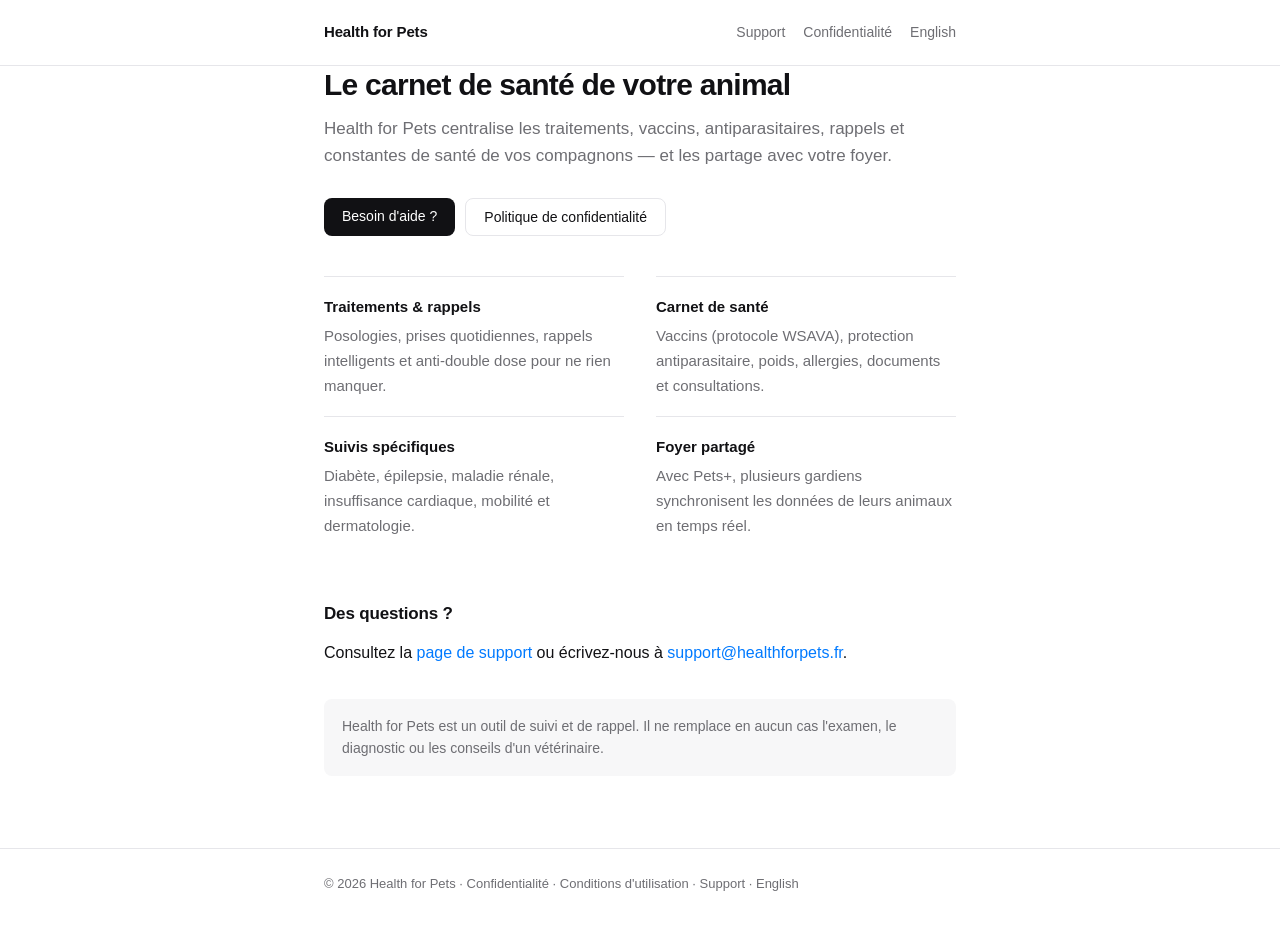
<file: index.html>
<!DOCTYPE html>
<html lang="fr">
<head>
  <meta charset="utf-8" />
  <meta name="viewport" content="width=device-width, initial-scale=1" />
  <meta name="theme-color" content="#ffffff" />
  <title>Health for Pets — Le carnet de santé de votre animal</title>
  <meta name="description" content="Health for Pets : suivez les traitements, vaccins, rappels et constantes de santé de vos animaux. Partage familial sécurisé avec Pets+." />
  <link rel="stylesheet" href="assets/style.css" />
</head>
<body>
  <header class="site">
    <div class="wrap">
      <span class="brand">Health for Pets</span>
      <nav>
        <a href="support.html">Support</a>
        <a href="confidentialite.html">Confidentialité</a>
        <a href="en/index.html">English</a>
      </nav>
    </div>
  </header>

  <main class="wrap">
    <h1>Le carnet de santé de votre animal</h1>
    <p class="lead">
      Health for Pets centralise les traitements, vaccins, antiparasitaires, rappels et constantes
      de santé de vos compagnons — et les partage avec votre foyer.
    </p>

    <p class="actions">
      <a class="button" href="support.html">Besoin d'aide ?</a>
      <a class="button secondary" href="confidentialite.html">Politique de confidentialité</a>
    </p>

    <ul class="features">
      <li>
        <h3>Traitements &amp; rappels</h3>
        <p>Posologies, prises quotidiennes, rappels intelligents et anti-double dose pour ne rien manquer.</p>
      </li>
      <li>
        <h3>Carnet de santé</h3>
        <p>Vaccins (protocole WSAVA), protection antiparasitaire, poids, allergies, documents et consultations.</p>
      </li>
      <li>
        <h3>Suivis spécifiques</h3>
        <p>Diabète, épilepsie, maladie rénale, insuffisance cardiaque, mobilité et dermatologie.</p>
      </li>
      <li>
        <h3>Foyer partagé</h3>
        <p>Avec Pets+, plusieurs gardiens synchronisent les données de leurs animaux en temps réel.</p>
      </li>
    </ul>

    <h2>Des questions ?</h2>
    <p>
      Consultez la <a href="support.html">page de support</a> ou écrivez-nous à
      <a href="mailto:support@healthforpets.fr">support@healthforpets.fr</a>.
    </p>

    <p class="note">
      Health for Pets est un outil de suivi et de rappel. Il ne remplace en aucun cas
      l'examen, le diagnostic ou les conseils d'un vétérinaire.
    </p>
  </main>

  <footer class="site">
    <div class="wrap">
      <p>
        © 2026 Health for Pets ·
        <a href="confidentialite.html">Confidentialité</a> ·
        <a href="conditions.html">Conditions d'utilisation</a> ·
        <a href="support.html">Support</a> ·
        <a href="en/index.html">English</a>
      </p>
    </div>
  </footer>
</body>
</html>
</file>
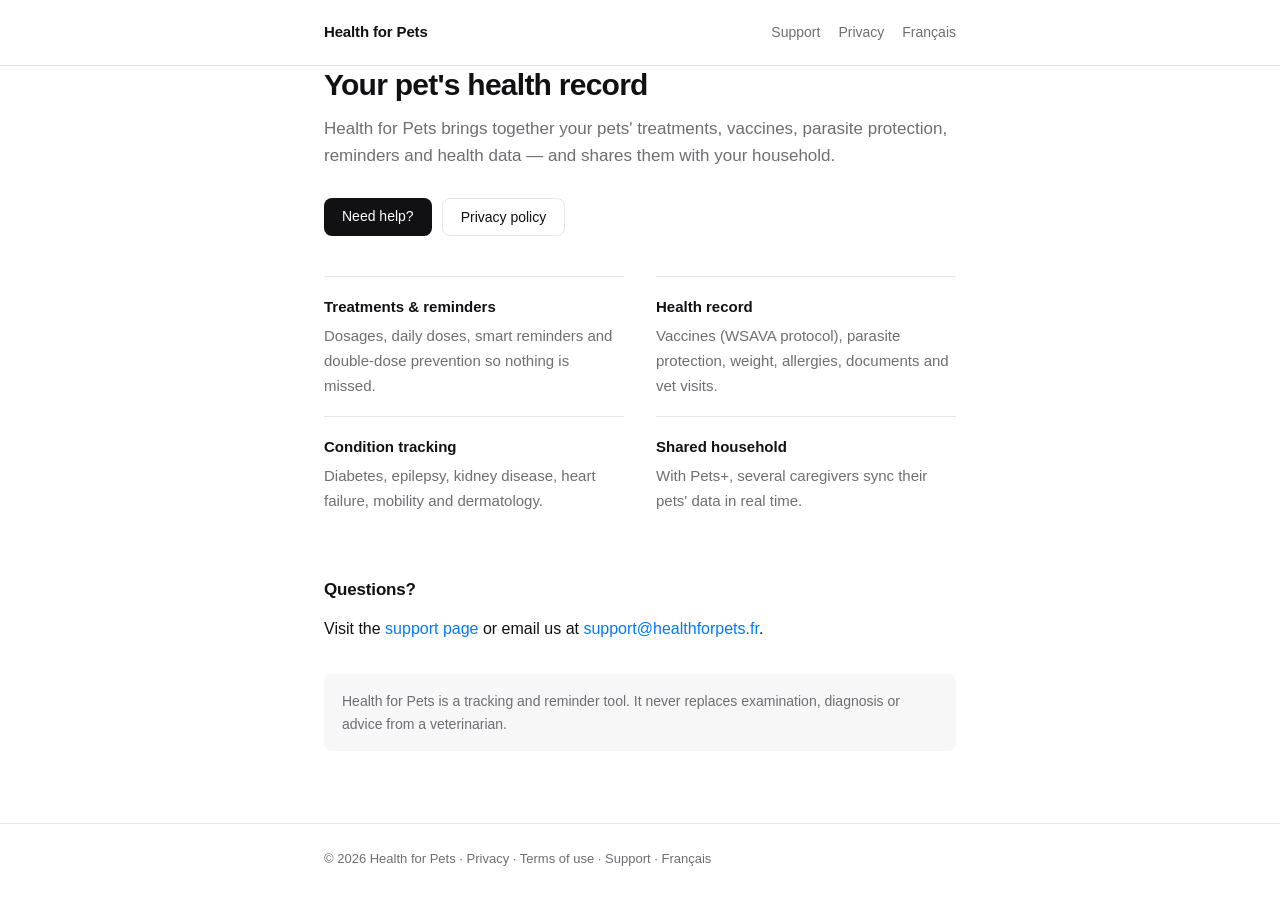
<file: en/index.html>
<!DOCTYPE html>
<html lang="en">
<head>
  <meta charset="utf-8" />
  <meta name="viewport" content="width=device-width, initial-scale=1" />
  <meta name="theme-color" content="#ffffff" />
  <title>Health for Pets — Your pet's health record</title>
  <meta name="description" content="Health for Pets: track your pets' treatments, vaccines, reminders and health data. Secure family sharing with Pets+." />
  <link rel="stylesheet" href="../assets/style.css" />
</head>
<body>
  <header class="site">
    <div class="wrap">
      <span class="brand">Health for Pets</span>
      <nav>
        <a href="support.html">Support</a>
        <a href="privacy.html">Privacy</a>
        <a href="../index.html">Français</a>
      </nav>
    </div>
  </header>

  <main class="wrap">
    <h1>Your pet's health record</h1>
    <p class="lead">
      Health for Pets brings together your pets' treatments, vaccines, parasite protection,
      reminders and health data — and shares them with your household.
    </p>

    <p class="actions">
      <a class="button" href="support.html">Need help?</a>
      <a class="button secondary" href="privacy.html">Privacy policy</a>
    </p>

    <ul class="features">
      <li>
        <h3>Treatments &amp; reminders</h3>
        <p>Dosages, daily doses, smart reminders and double-dose prevention so nothing is missed.</p>
      </li>
      <li>
        <h3>Health record</h3>
        <p>Vaccines (WSAVA protocol), parasite protection, weight, allergies, documents and vet visits.</p>
      </li>
      <li>
        <h3>Condition tracking</h3>
        <p>Diabetes, epilepsy, kidney disease, heart failure, mobility and dermatology.</p>
      </li>
      <li>
        <h3>Shared household</h3>
        <p>With Pets+, several caregivers sync their pets' data in real time.</p>
      </li>
    </ul>

    <h2>Questions?</h2>
    <p>
      Visit the <a href="support.html">support page</a> or email us at
      <a href="mailto:support@healthforpets.fr">support@healthforpets.fr</a>.
    </p>

    <p class="note">
      Health for Pets is a tracking and reminder tool. It never replaces examination,
      diagnosis or advice from a veterinarian.
    </p>
  </main>

  <footer class="site">
    <div class="wrap">
      <p>
        © 2026 Health for Pets ·
        <a href="privacy.html">Privacy</a> ·
        <a href="terms.html">Terms of use</a> ·
        <a href="support.html">Support</a> ·
        <a href="../index.html">Français</a>
      </p>
    </div>
  </footer>
</body>
</html>
</file>
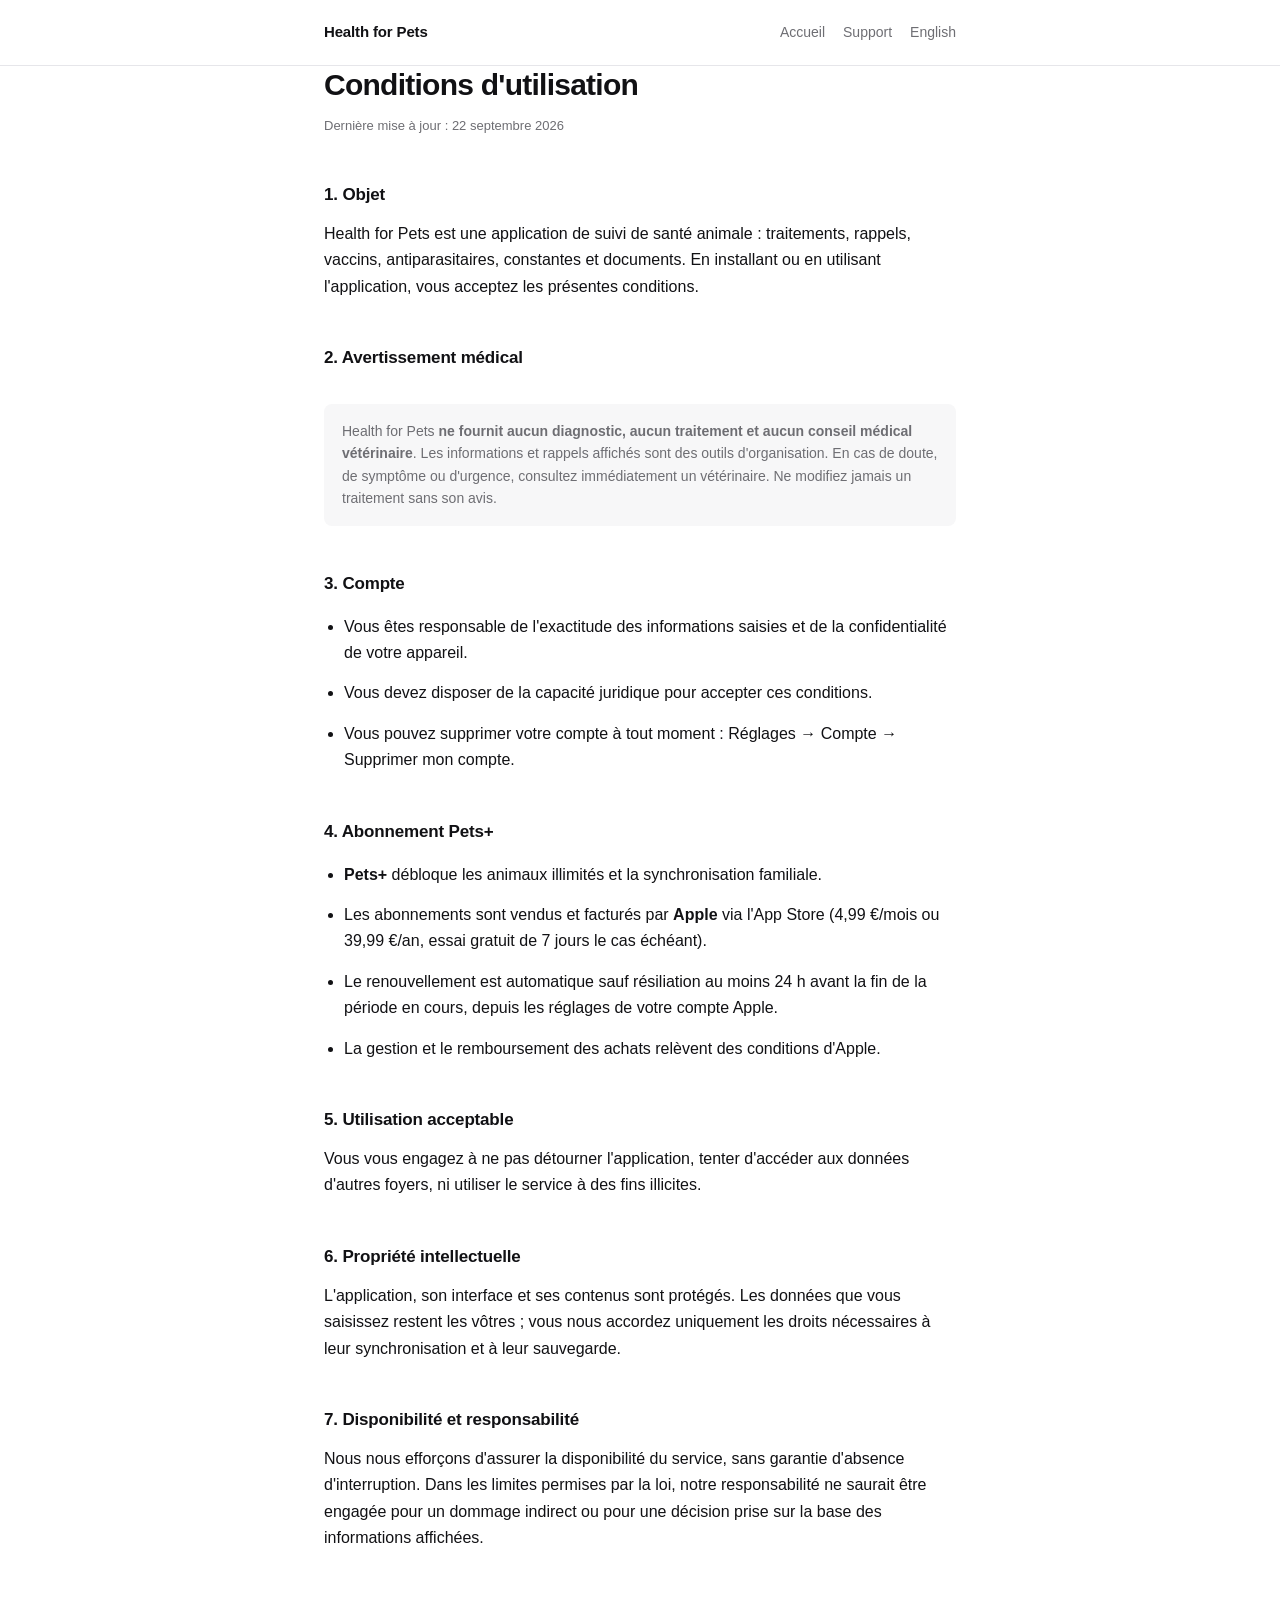
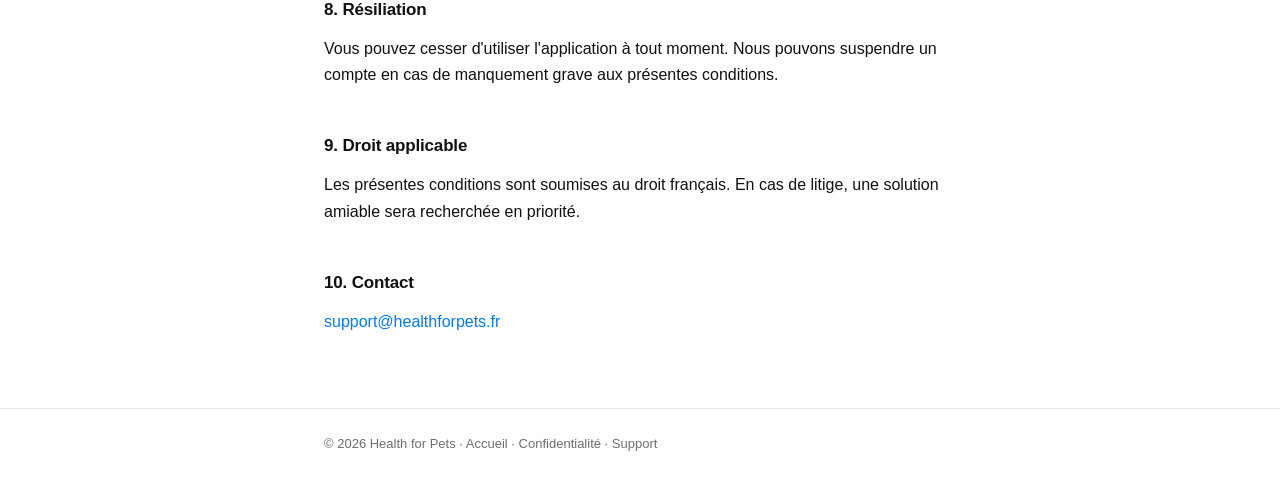
<file: conditions.html>
<!DOCTYPE html>
<html lang="fr">
<head>
  <meta charset="utf-8" />
  <meta name="viewport" content="width=device-width, initial-scale=1" />
  <meta name="theme-color" content="#ffffff" />
  <title>Conditions d'utilisation — Health for Pets</title>
  <link rel="stylesheet" href="assets/style.css" />
</head>
<body>
  <header class="site">
    <div class="wrap">
      <span class="brand">Health for Pets</span>
      <nav>
        <a href="index.html">Accueil</a>
        <a href="support.html">Support</a>
        <a href="en/terms.html">English</a>
      </nav>
    </div>
  </header>

  <main class="wrap">
    <h1>Conditions d'utilisation</h1>
    <p class="updated">Dernière mise à jour : 22 septembre 2026</p>

    <h2>1. Objet</h2>
    <p>
      Health for Pets est une application de suivi de santé animale : traitements, rappels,
      vaccins, antiparasitaires, constantes et documents. En installant ou en utilisant
      l'application, vous acceptez les présentes conditions.
    </p>

    <h2>2. Avertissement médical</h2>
    <p class="note">
      Health for Pets <strong>ne fournit aucun diagnostic, aucun traitement et aucun conseil
      médical vétérinaire</strong>. Les informations et rappels affichés sont des outils
      d'organisation. En cas de doute, de symptôme ou d'urgence, consultez immédiatement
      un vétérinaire. Ne modifiez jamais un traitement sans son avis.
    </p>

    <h2>3. Compte</h2>
    <ul>
      <li>Vous êtes responsable de l'exactitude des informations saisies et de la confidentialité de votre appareil.</li>
      <li>Vous devez disposer de la capacité juridique pour accepter ces conditions.</li>
      <li>Vous pouvez supprimer votre compte à tout moment : Réglages → Compte → Supprimer mon compte.</li>
    </ul>

    <h2>4. Abonnement Pets+</h2>
    <ul>
      <li><strong>Pets+</strong> débloque les animaux illimités et la synchronisation familiale.</li>
      <li>Les abonnements sont vendus et facturés par <strong>Apple</strong> via l'App Store (4,99 €/mois ou 39,99 €/an, essai gratuit de 7 jours le cas échéant).</li>
      <li>Le renouvellement est automatique sauf résiliation au moins 24 h avant la fin de la période en cours, depuis les réglages de votre compte Apple.</li>
      <li>La gestion et le remboursement des achats relèvent des conditions d'Apple.</li>
    </ul>

    <h2>5. Utilisation acceptable</h2>
    <p>
      Vous vous engagez à ne pas détourner l'application, tenter d'accéder aux données d'autres
      foyers, ni utiliser le service à des fins illicites.
    </p>

    <h2>6. Propriété intellectuelle</h2>
    <p>
      L'application, son interface et ses contenus sont protégés. Les données que vous saisissez
      restent les vôtres ; vous nous accordez uniquement les droits nécessaires à leur
      synchronisation et à leur sauvegarde.
    </p>

    <h2>7. Disponibilité et responsabilité</h2>
    <p>
      Nous nous efforçons d'assurer la disponibilité du service, sans garantie d'absence
      d'interruption. Dans les limites permises par la loi, notre responsabilité ne saurait
      être engagée pour un dommage indirect ou pour une décision prise sur la base des
      informations affichées.
    </p>

    <h2>8. Résiliation</h2>
    <p>
      Vous pouvez cesser d'utiliser l'application à tout moment. Nous pouvons suspendre un
      compte en cas de manquement grave aux présentes conditions.
    </p>

    <h2>9. Droit applicable</h2>
    <p>
      Les présentes conditions sont soumises au droit français. En cas de litige, une solution
      amiable sera recherchée en priorité.
    </p>

    <h2>10. Contact</h2>
    <p><a href="mailto:support@healthforpets.fr">support@healthforpets.fr</a></p>
  </main>

  <footer class="site">
    <div class="wrap">
      <p>
        © 2026 Health for Pets ·
        <a href="index.html">Accueil</a> ·
        <a href="confidentialite.html">Confidentialité</a> ·
        <a href="support.html">Support</a>
      </p>
    </div>
  </footer>
</body>
</html>
</file>
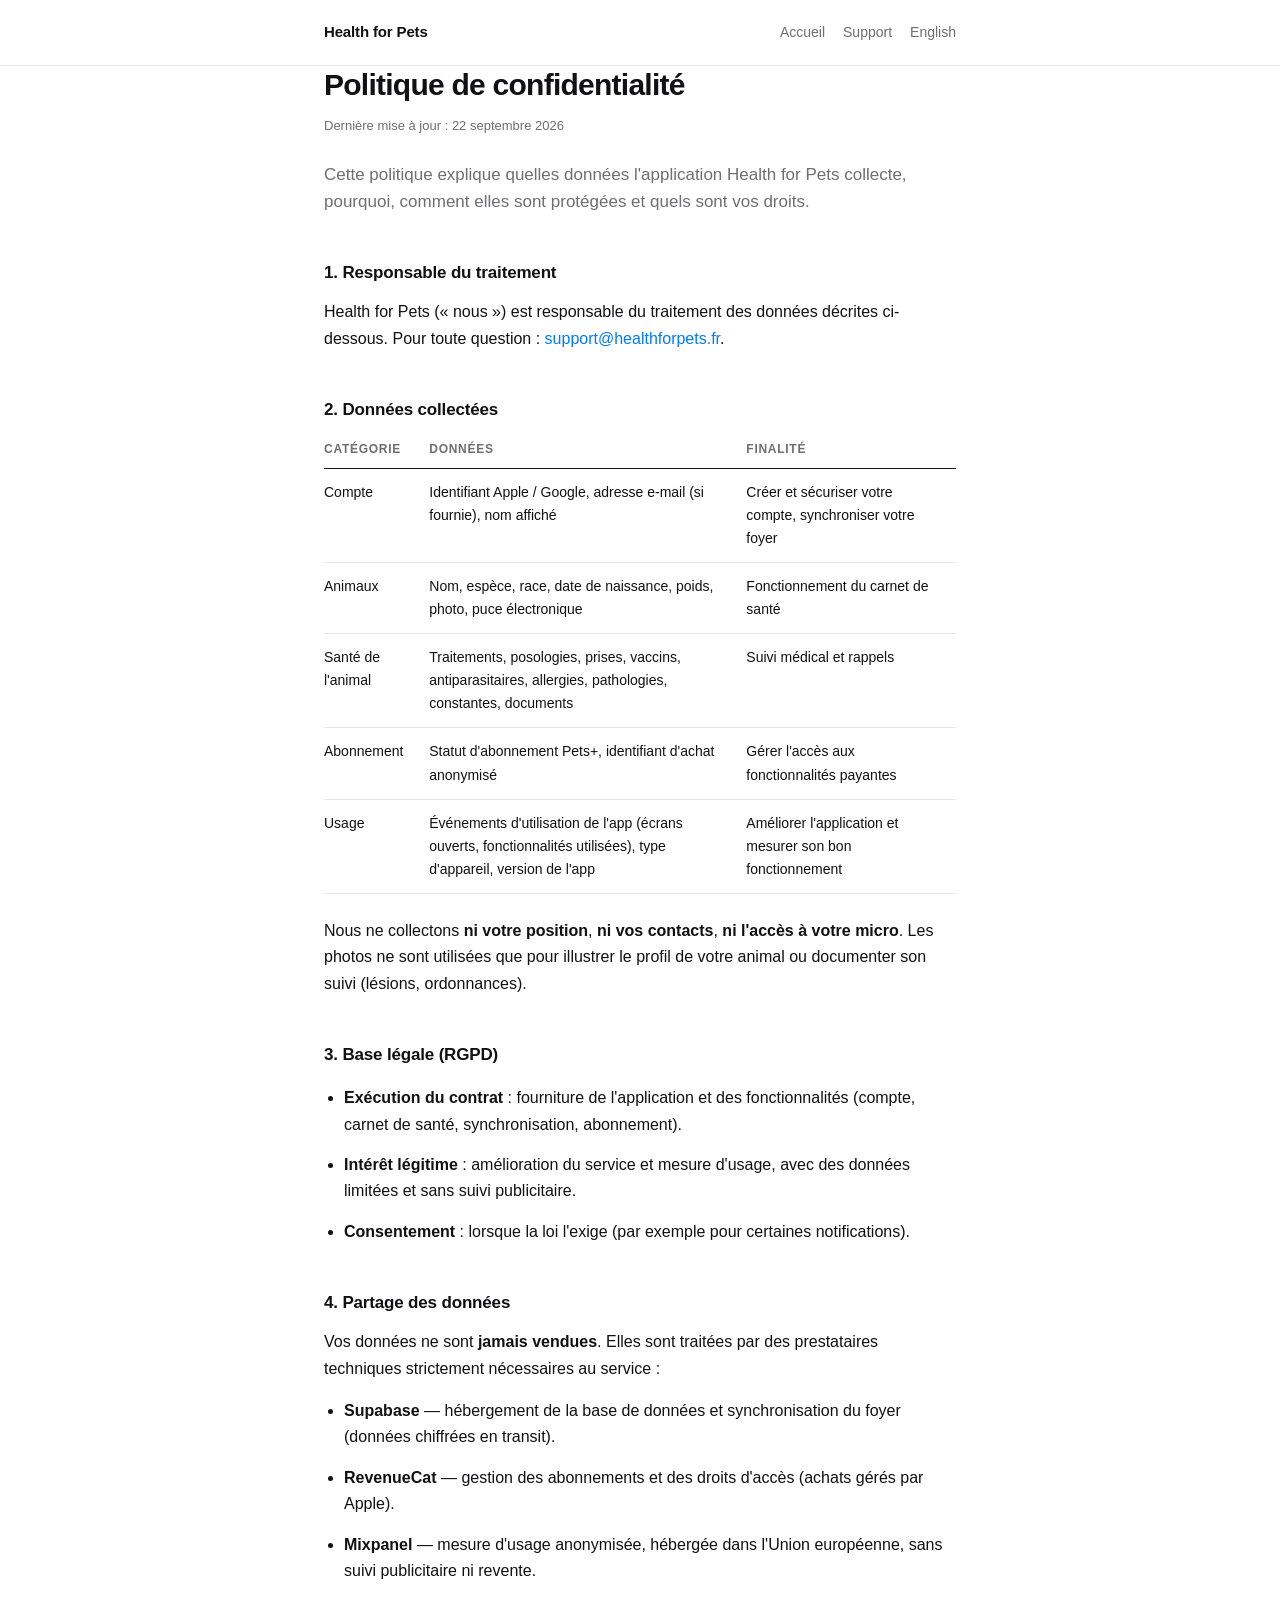
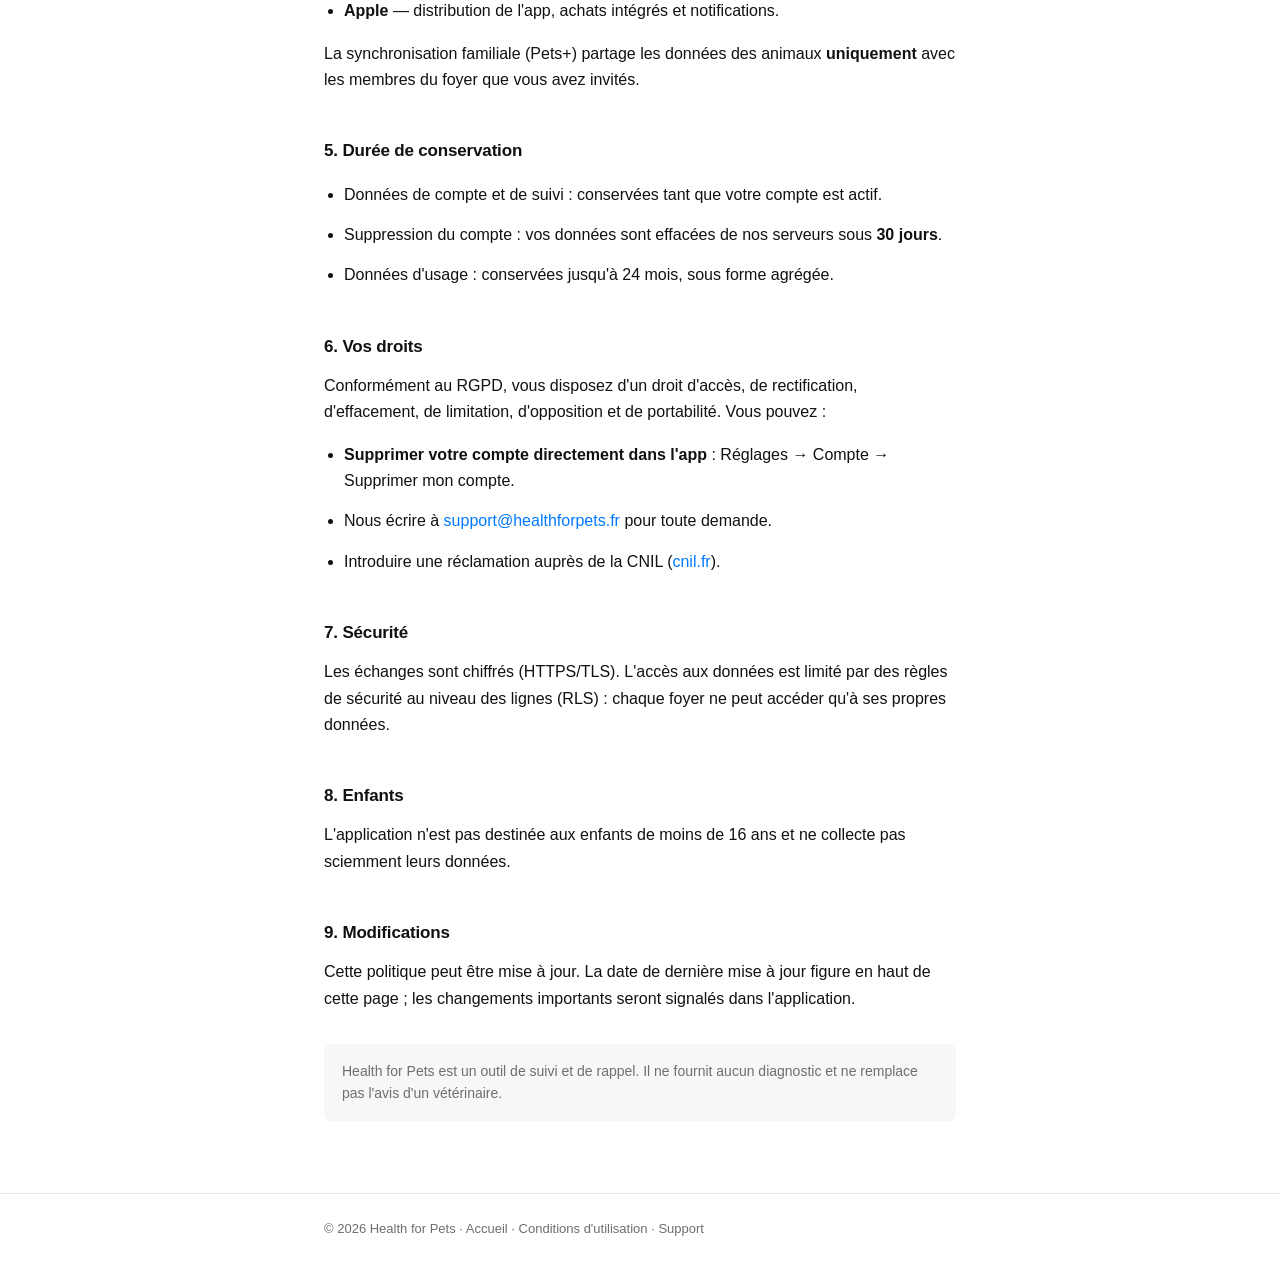
<file: confidentialite.html>
<!DOCTYPE html>
<html lang="fr">
<head>
  <meta charset="utf-8" />
  <meta name="viewport" content="width=device-width, initial-scale=1" />
  <meta name="theme-color" content="#ffffff" />
  <title>Politique de confidentialité — Health for Pets</title>
  <link rel="stylesheet" href="assets/style.css" />
</head>
<body>
  <header class="site">
    <div class="wrap">
      <span class="brand">Health for Pets</span>
      <nav>
        <a href="index.html">Accueil</a>
        <a href="support.html">Support</a>
        <a href="en/privacy.html">English</a>
      </nav>
    </div>
  </header>

  <main class="wrap">
    <h1>Politique de confidentialité</h1>
    <p class="updated">Dernière mise à jour : 22 septembre 2026</p>

    <p class="lead">
      Cette politique explique quelles données l'application Health for Pets collecte,
      pourquoi, comment elles sont protégées et quels sont vos droits.
    </p>

    <h2>1. Responsable du traitement</h2>
    <p>
      Health for Pets (« nous ») est responsable du traitement des données décrites ci-dessous.
      Pour toute question : <a href="mailto:support@healthforpets.fr">support@healthforpets.fr</a>.
    </p>

    <h2>2. Données collectées</h2>
    <div class="scroll">
      <table>
        <tr>
          <th>Catégorie</th>
          <th>Données</th>
          <th>Finalité</th>
        </tr>
        <tr>
          <td>Compte</td>
          <td>Identifiant Apple / Google, adresse e-mail (si fournie), nom affiché</td>
          <td>Créer et sécuriser votre compte, synchroniser votre foyer</td>
        </tr>
        <tr>
          <td>Animaux</td>
          <td>Nom, espèce, race, date de naissance, poids, photo, puce électronique</td>
          <td>Fonctionnement du carnet de santé</td>
        </tr>
        <tr>
          <td>Santé de l'animal</td>
          <td>Traitements, posologies, prises, vaccins, antiparasitaires, allergies, pathologies, constantes, documents</td>
          <td>Suivi médical et rappels</td>
        </tr>
        <tr>
          <td>Abonnement</td>
          <td>Statut d'abonnement Pets+, identifiant d'achat anonymisé</td>
          <td>Gérer l'accès aux fonctionnalités payantes</td>
        </tr>
        <tr>
          <td>Usage</td>
          <td>Événements d'utilisation de l'app (écrans ouverts, fonctionnalités utilisées), type d'appareil, version de l'app</td>
          <td>Améliorer l'application et mesurer son bon fonctionnement</td>
        </tr>
      </table>
    </div>

    <p>
      Nous ne collectons <strong>ni votre position</strong>, <strong>ni vos contacts</strong>,
      <strong>ni l'accès à votre micro</strong>. Les photos ne sont utilisées que pour illustrer
      le profil de votre animal ou documenter son suivi (lésions, ordonnances).
    </p>

    <h2>3. Base légale (RGPD)</h2>
    <ul>
      <li><strong>Exécution du contrat</strong> : fourniture de l'application et des fonctionnalités (compte, carnet de santé, synchronisation, abonnement).</li>
      <li><strong>Intérêt légitime</strong> : amélioration du service et mesure d'usage, avec des données limitées et sans suivi publicitaire.</li>
      <li><strong>Consentement</strong> : lorsque la loi l'exige (par exemple pour certaines notifications).</li>
    </ul>

    <h2>4. Partage des données</h2>
    <p>
      Vos données ne sont <strong>jamais vendues</strong>. Elles sont traitées par des prestataires
      techniques strictement nécessaires au service :
    </p>
    <ul>
      <li><strong>Supabase</strong> — hébergement de la base de données et synchronisation du foyer (données chiffrées en transit).</li>
      <li><strong>RevenueCat</strong> — gestion des abonnements et des droits d'accès (achats gérés par Apple).</li>
      <li><strong>Mixpanel</strong> — mesure d'usage anonymisée, hébergée dans l'Union européenne, sans suivi publicitaire ni revente.</li>
      <li><strong>Apple</strong> — distribution de l'app, achats intégrés et notifications.</li>
    </ul>
    <p>
      La synchronisation familiale (Pets+) partage les données des animaux <strong>uniquement</strong>
      avec les membres du foyer que vous avez invités.
    </p>

    <h2>5. Durée de conservation</h2>
    <ul>
      <li>Données de compte et de suivi : conservées tant que votre compte est actif.</li>
      <li>Suppression du compte : vos données sont effacées de nos serveurs sous <strong>30 jours</strong>.</li>
      <li>Données d'usage : conservées jusqu'à 24 mois, sous forme agrégée.</li>
    </ul>

    <h2>6. Vos droits</h2>
    <p>
      Conformément au RGPD, vous disposez d'un droit d'accès, de rectification, d'effacement,
      de limitation, d'opposition et de portabilité. Vous pouvez :
    </p>
    <ul>
      <li><strong>Supprimer votre compte directement dans l'app</strong> : Réglages → Compte → Supprimer mon compte.</li>
      <li>Nous écrire à <a href="mailto:support@healthforpets.fr">support@healthforpets.fr</a> pour toute demande.</li>
      <li>Introduire une réclamation auprès de la CNIL (<a href="https://www.cnil.fr" rel="noopener">cnil.fr</a>).</li>
    </ul>

    <h2>7. Sécurité</h2>
    <p>
      Les échanges sont chiffrés (HTTPS/TLS). L'accès aux données est limité par des règles
      de sécurité au niveau des lignes (RLS) : chaque foyer ne peut accéder qu'à ses propres données.
    </p>

    <h2>8. Enfants</h2>
    <p>
      L'application n'est pas destinée aux enfants de moins de 16 ans et ne collecte pas
      sciemment leurs données.
    </p>

    <h2>9. Modifications</h2>
    <p>
      Cette politique peut être mise à jour. La date de dernière mise à jour figure en haut
      de cette page ; les changements importants seront signalés dans l'application.
    </p>

    <p class="note">
      Health for Pets est un outil de suivi et de rappel. Il ne fournit aucun diagnostic
      et ne remplace pas l'avis d'un vétérinaire.
    </p>
  </main>

  <footer class="site">
    <div class="wrap">
      <p>
        © 2026 Health for Pets ·
        <a href="index.html">Accueil</a> ·
        <a href="conditions.html">Conditions d'utilisation</a> ·
        <a href="support.html">Support</a>
      </p>
    </div>
  </footer>
</body>
</html>
</file>
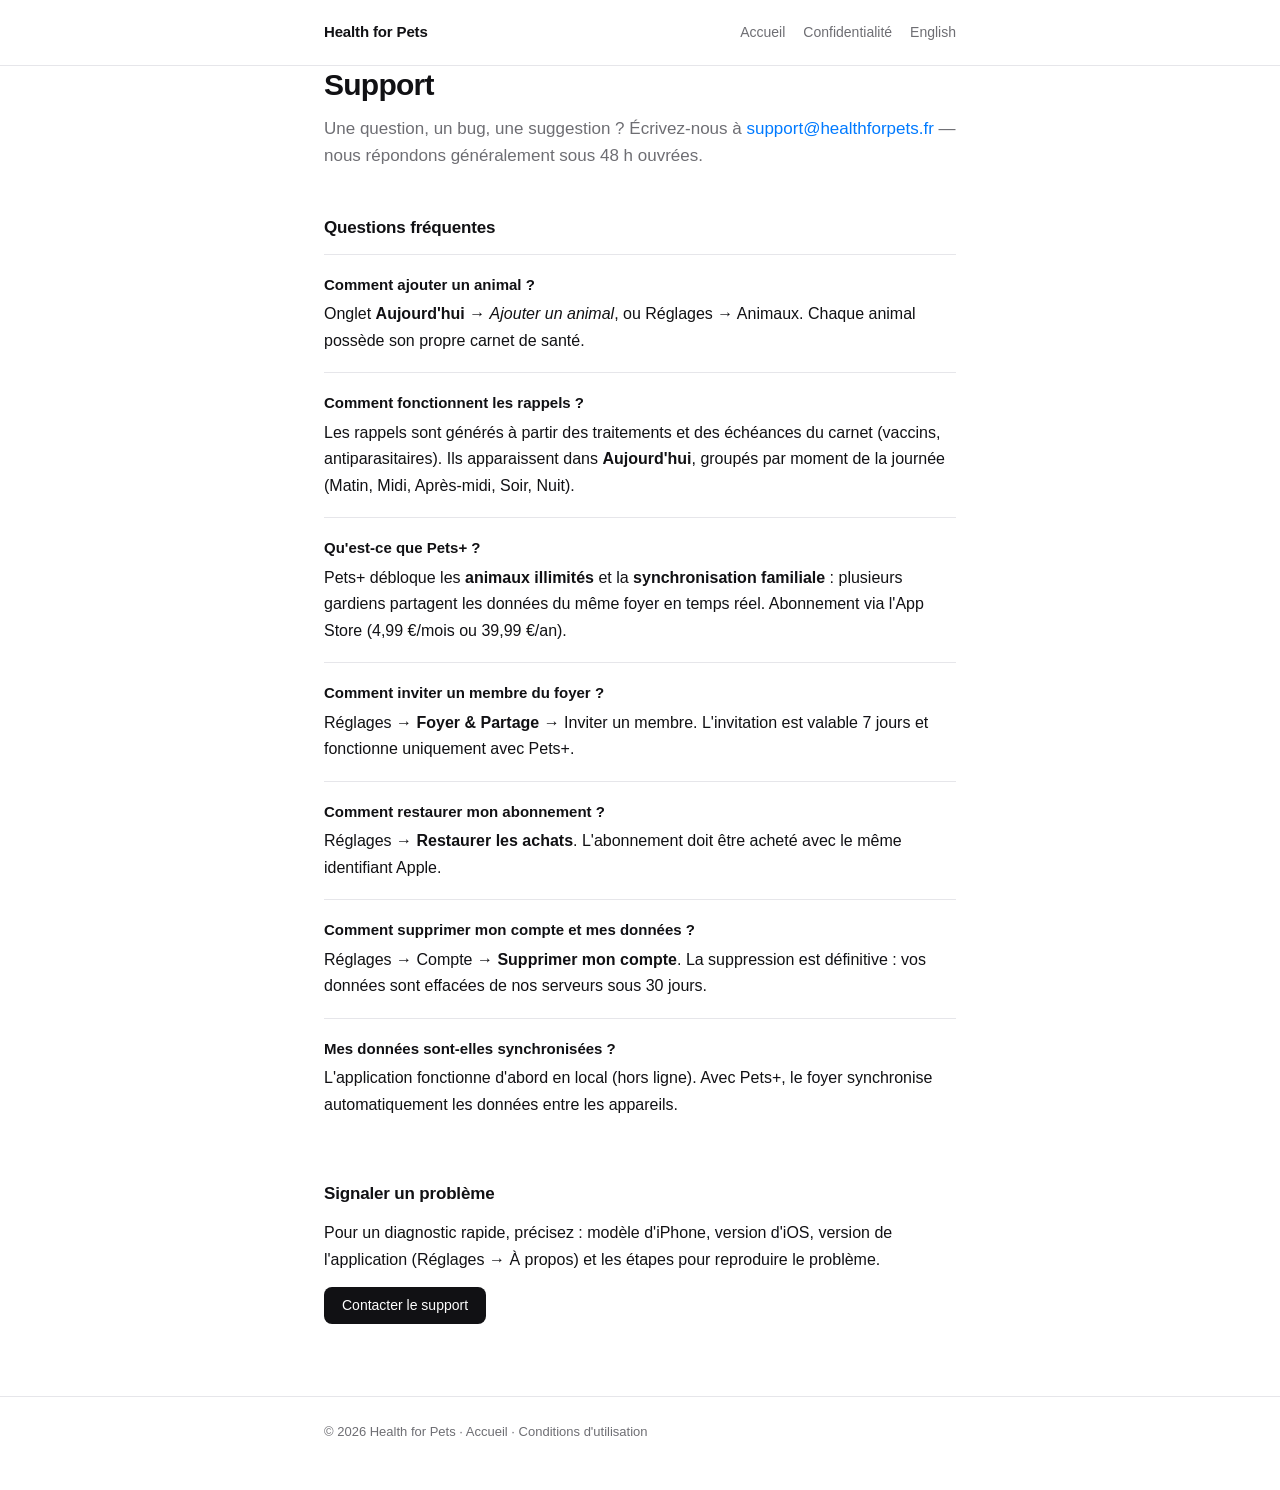
<file: support.html>
<!DOCTYPE html>
<html lang="fr">
<head>
  <meta charset="utf-8" />
  <meta name="viewport" content="width=device-width, initial-scale=1" />
  <meta name="theme-color" content="#ffffff" />
  <title>Support — Health for Pets</title>
  <link rel="stylesheet" href="assets/style.css" />
</head>
<body>
  <header class="site">
    <div class="wrap">
      <span class="brand">Health for Pets</span>
      <nav>
        <a href="index.html">Accueil</a>
        <a href="confidentialite.html">Confidentialité</a>
        <a href="en/support.html">English</a>
      </nav>
    </div>
  </header>

  <main class="wrap">
    <h1>Support</h1>
    <p class="lead">
      Une question, un bug, une suggestion ? Écrivez-nous à
      <a href="mailto:support@healthforpets.fr">support@healthforpets.fr</a> — nous répondons
      généralement sous 48 h ouvrées.
    </p>

    <h2>Questions fréquentes</h2>

    <section class="qa">
      <h3>Comment ajouter un animal ?</h3>
      <p>
        Onglet <strong>Aujourd'hui</strong> → <em>Ajouter un animal</em>, ou Réglages → Animaux.
        Chaque animal possède son propre carnet de santé.
      </p>
    </section>

    <section class="qa">
      <h3>Comment fonctionnent les rappels ?</h3>
      <p>
        Les rappels sont générés à partir des traitements et des échéances du carnet
        (vaccins, antiparasitaires). Ils apparaissent dans <strong>Aujourd'hui</strong>, groupés
        par moment de la journée (Matin, Midi, Après-midi, Soir, Nuit).
      </p>
    </section>

    <section class="qa">
      <h3>Qu'est-ce que Pets+ ?</h3>
      <p>
        Pets+ débloque les <strong>animaux illimités</strong> et la <strong>synchronisation
        familiale</strong> : plusieurs gardiens partagent les données du même foyer en temps réel.
        Abonnement via l'App Store (4,99 €/mois ou 39,99 €/an).
      </p>
    </section>

    <section class="qa">
      <h3>Comment inviter un membre du foyer ?</h3>
      <p>
        Réglages → <strong>Foyer &amp; Partage</strong> → Inviter un membre. L'invitation est
        valable 7 jours et fonctionne uniquement avec Pets+.
      </p>
    </section>

    <section class="qa">
      <h3>Comment restaurer mon abonnement ?</h3>
      <p>
        Réglages → <strong>Restaurer les achats</strong>. L'abonnement doit être acheté avec
        le même identifiant Apple.
      </p>
    </section>

    <section class="qa">
      <h3>Comment supprimer mon compte et mes données ?</h3>
      <p>
        Réglages → Compte → <strong>Supprimer mon compte</strong>. La suppression est définitive :
        vos données sont effacées de nos serveurs sous 30 jours.
      </p>
    </section>

    <section class="qa">
      <h3>Mes données sont-elles synchronisées ?</h3>
      <p>
        L'application fonctionne d'abord en local (hors ligne). Avec Pets+, le foyer synchronise
        automatiquement les données entre les appareils.
      </p>
    </section>

    <h2>Signaler un problème</h2>
    <p>
      Pour un diagnostic rapide, précisez : modèle d'iPhone, version d'iOS, version de
      l'application (Réglages → À propos) et les étapes pour reproduire le problème.
    </p>

    <p class="actions">
      <a class="button" href="mailto:support@healthforpets.fr">Contacter le support</a>
    </p>
  </main>

  <footer class="site">
    <div class="wrap">
      <p>
        © 2026 Health for Pets ·
        <a href="index.html">Accueil</a> ·
        <a href="conditions.html">Conditions d'utilisation</a>
      </p>
    </div>
  </footer>
</body>
</html>
</file>
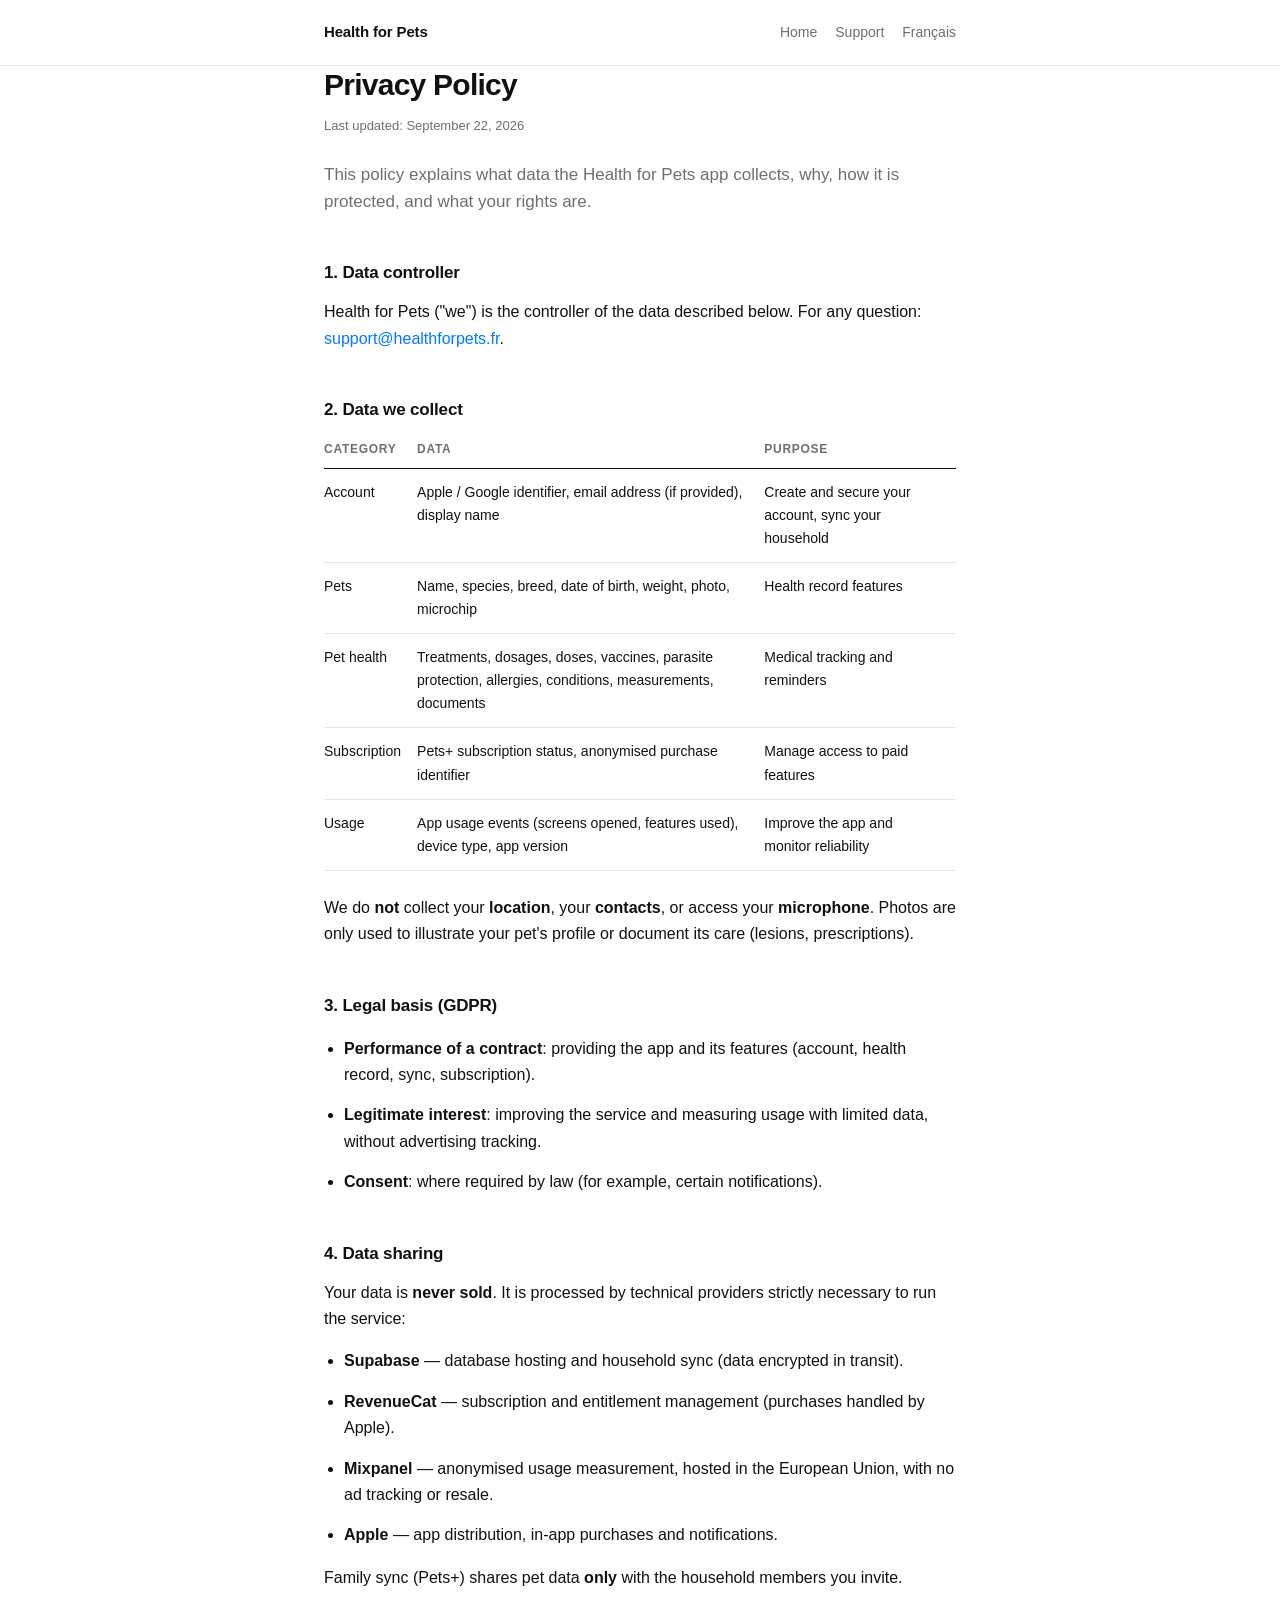
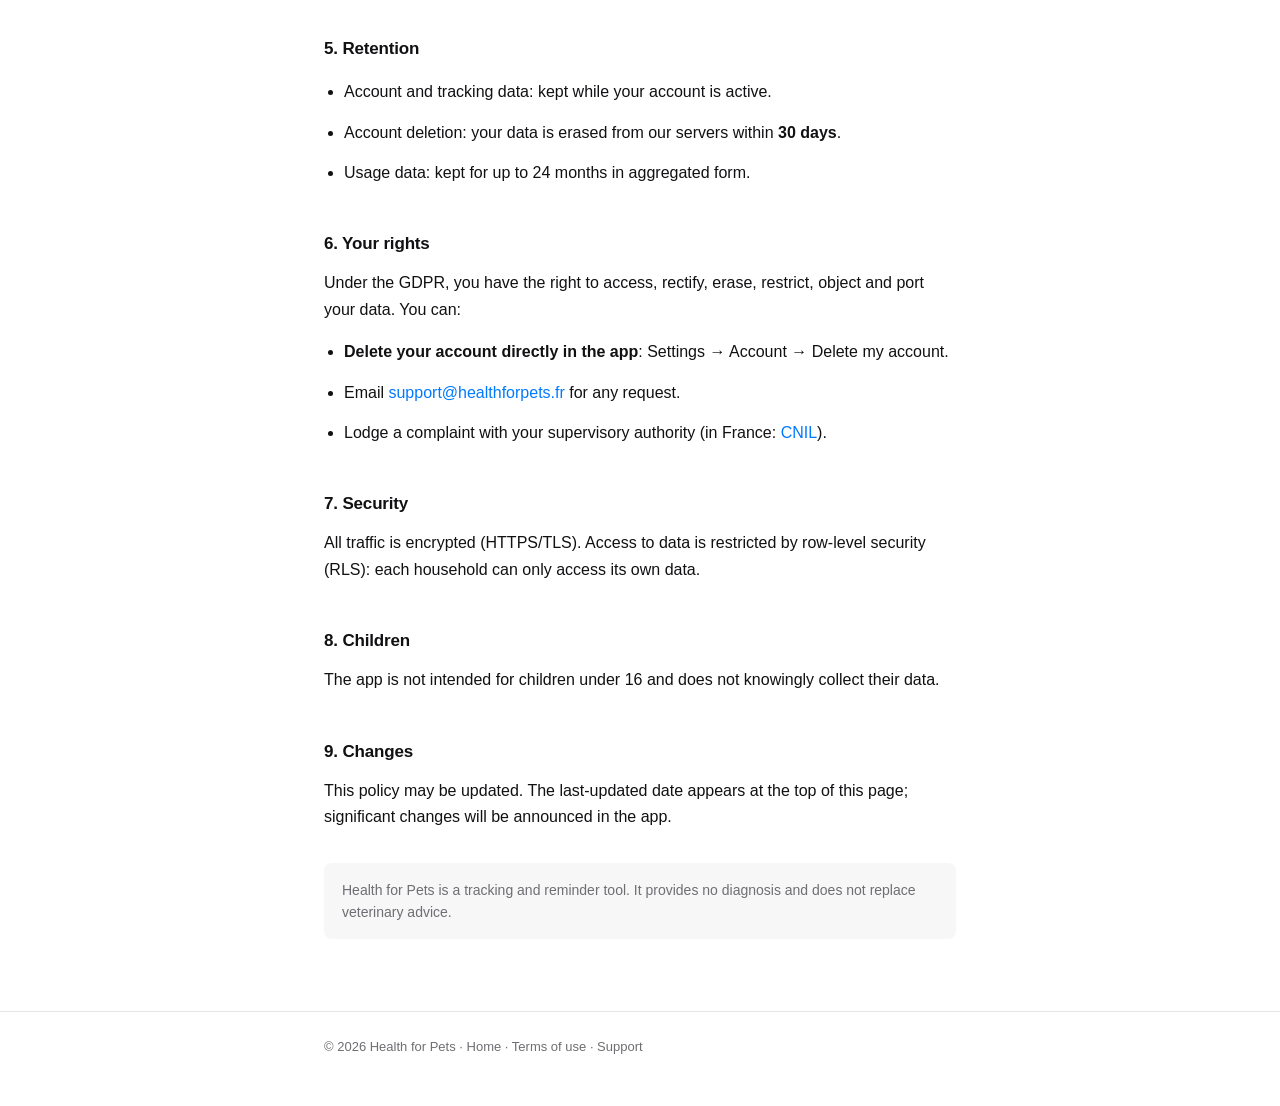
<file: en/privacy.html>
<!DOCTYPE html>
<html lang="en">
<head>
  <meta charset="utf-8" />
  <meta name="viewport" content="width=device-width, initial-scale=1" />
  <meta name="theme-color" content="#ffffff" />
  <title>Privacy Policy — Health for Pets</title>
  <link rel="stylesheet" href="../assets/style.css" />
</head>
<body>
  <header class="site">
    <div class="wrap">
      <span class="brand">Health for Pets</span>
      <nav>
        <a href="index.html">Home</a>
        <a href="support.html">Support</a>
        <a href="../confidentialite.html">Français</a>
      </nav>
    </div>
  </header>

  <main class="wrap">
    <h1>Privacy Policy</h1>
    <p class="updated">Last updated: September 22, 2026</p>

    <p class="lead">
      This policy explains what data the Health for Pets app collects, why, how it is
      protected, and what your rights are.
    </p>

    <h2>1. Data controller</h2>
    <p>
      Health for Pets ("we") is the controller of the data described below.
      For any question: <a href="mailto:support@healthforpets.fr">support@healthforpets.fr</a>.
    </p>

    <h2>2. Data we collect</h2>
    <div class="scroll">
      <table>
        <tr>
          <th>Category</th>
          <th>Data</th>
          <th>Purpose</th>
        </tr>
        <tr>
          <td>Account</td>
          <td>Apple / Google identifier, email address (if provided), display name</td>
          <td>Create and secure your account, sync your household</td>
        </tr>
        <tr>
          <td>Pets</td>
          <td>Name, species, breed, date of birth, weight, photo, microchip</td>
          <td>Health record features</td>
        </tr>
        <tr>
          <td>Pet health</td>
          <td>Treatments, dosages, doses, vaccines, parasite protection, allergies, conditions, measurements, documents</td>
          <td>Medical tracking and reminders</td>
        </tr>
        <tr>
          <td>Subscription</td>
          <td>Pets+ subscription status, anonymised purchase identifier</td>
          <td>Manage access to paid features</td>
        </tr>
        <tr>
          <td>Usage</td>
          <td>App usage events (screens opened, features used), device type, app version</td>
          <td>Improve the app and monitor reliability</td>
        </tr>
      </table>
    </div>

    <p>
      We do <strong>not</strong> collect your <strong>location</strong>, your <strong>contacts</strong>,
      or access your <strong>microphone</strong>. Photos are only used to illustrate your pet's
      profile or document its care (lesions, prescriptions).
    </p>

    <h2>3. Legal basis (GDPR)</h2>
    <ul>
      <li><strong>Performance of a contract</strong>: providing the app and its features (account, health record, sync, subscription).</li>
      <li><strong>Legitimate interest</strong>: improving the service and measuring usage with limited data, without advertising tracking.</li>
      <li><strong>Consent</strong>: where required by law (for example, certain notifications).</li>
    </ul>

    <h2>4. Data sharing</h2>
    <p>
      Your data is <strong>never sold</strong>. It is processed by technical providers strictly
      necessary to run the service:
    </p>
    <ul>
      <li><strong>Supabase</strong> — database hosting and household sync (data encrypted in transit).</li>
      <li><strong>RevenueCat</strong> — subscription and entitlement management (purchases handled by Apple).</li>
      <li><strong>Mixpanel</strong> — anonymised usage measurement, hosted in the European Union, with no ad tracking or resale.</li>
      <li><strong>Apple</strong> — app distribution, in-app purchases and notifications.</li>
    </ul>
    <p>
      Family sync (Pets+) shares pet data <strong>only</strong> with the household members you invite.
    </p>

    <h2>5. Retention</h2>
    <ul>
      <li>Account and tracking data: kept while your account is active.</li>
      <li>Account deletion: your data is erased from our servers within <strong>30 days</strong>.</li>
      <li>Usage data: kept for up to 24 months in aggregated form.</li>
    </ul>

    <h2>6. Your rights</h2>
    <p>
      Under the GDPR, you have the right to access, rectify, erase, restrict, object and
      port your data. You can:
    </p>
    <ul>
      <li><strong>Delete your account directly in the app</strong>: Settings → Account → Delete my account.</li>
      <li>Email <a href="mailto:support@healthforpets.fr">support@healthforpets.fr</a> for any request.</li>
      <li>Lodge a complaint with your supervisory authority (in France: <a href="https://www.cnil.fr" rel="noopener">CNIL</a>).</li>
    </ul>

    <h2>7. Security</h2>
    <p>
      All traffic is encrypted (HTTPS/TLS). Access to data is restricted by row-level
      security (RLS): each household can only access its own data.
    </p>

    <h2>8. Children</h2>
    <p>
      The app is not intended for children under 16 and does not knowingly collect their data.
    </p>

    <h2>9. Changes</h2>
    <p>
      This policy may be updated. The last-updated date appears at the top of this page;
      significant changes will be announced in the app.
    </p>

    <p class="note">
      Health for Pets is a tracking and reminder tool. It provides no diagnosis and does not
      replace veterinary advice.
    </p>
  </main>

  <footer class="site">
    <div class="wrap">
      <p>
        © 2026 Health for Pets ·
        <a href="index.html">Home</a> ·
        <a href="terms.html">Terms of use</a> ·
        <a href="support.html">Support</a>
      </p>
    </div>
  </footer>
</body>
</html>
</file>
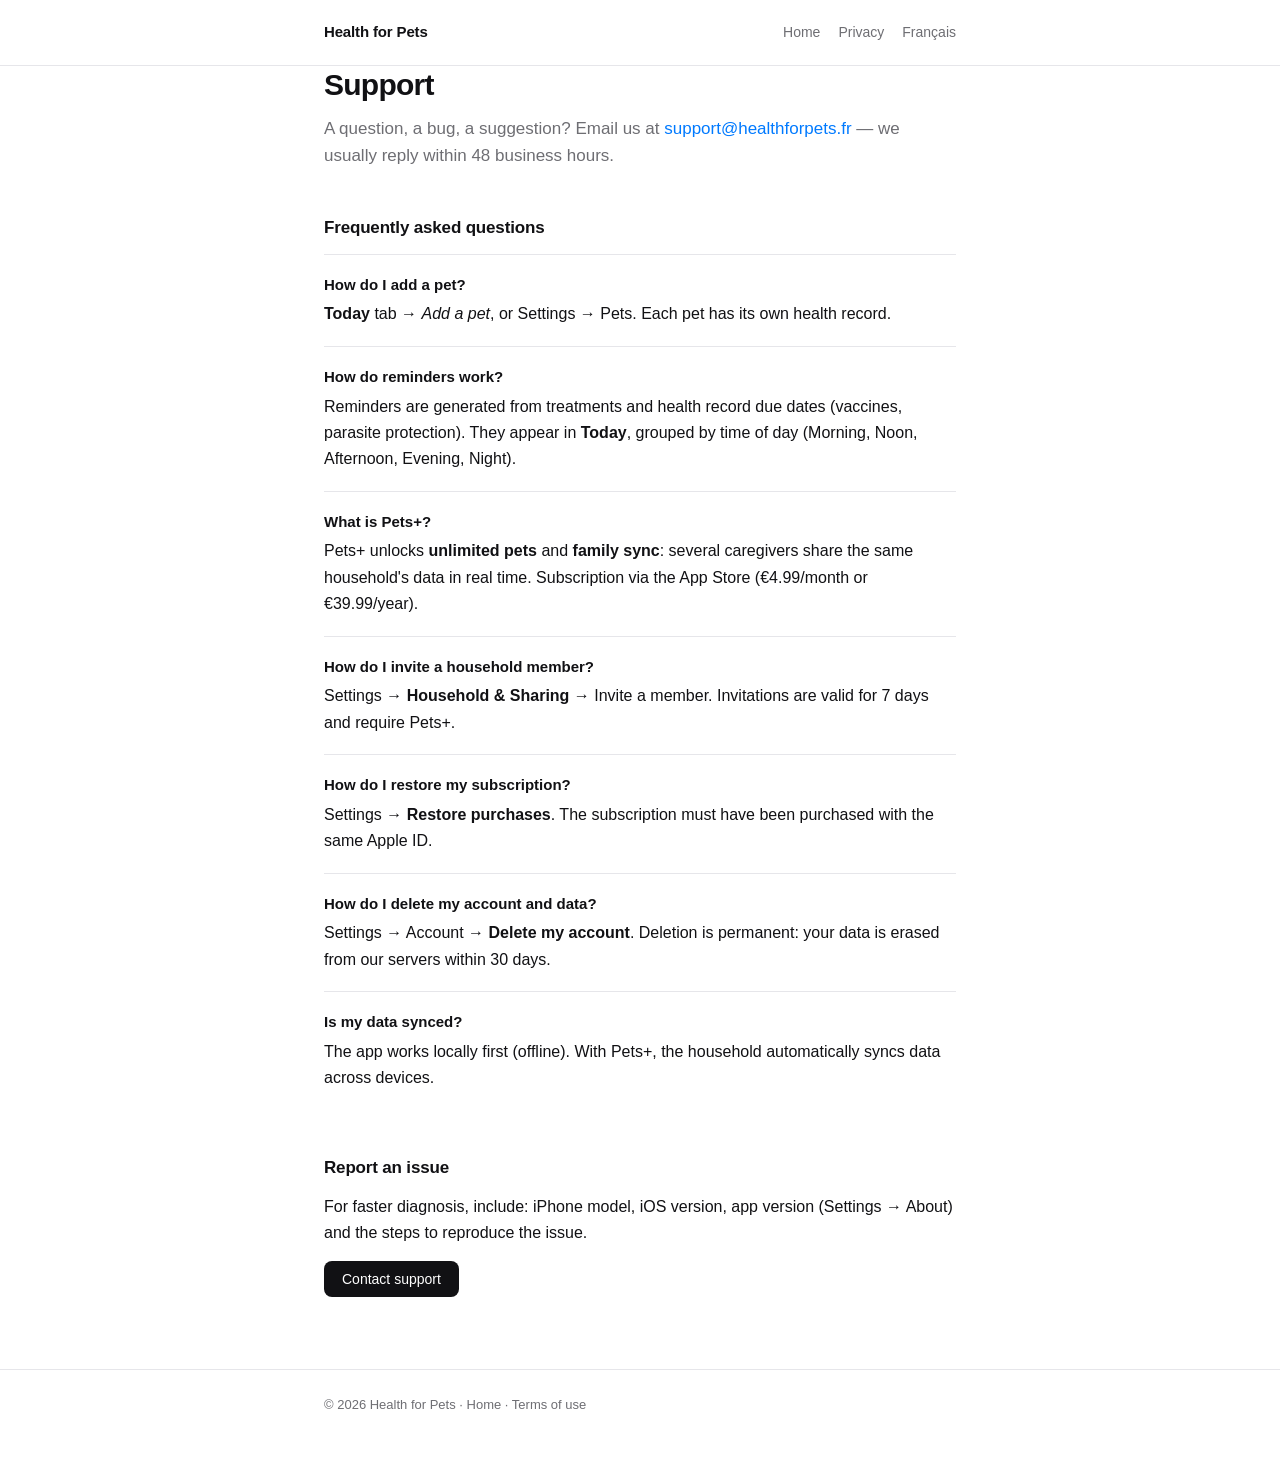
<file: en/support.html>
<!DOCTYPE html>
<html lang="en">
<head>
  <meta charset="utf-8" />
  <meta name="viewport" content="width=device-width, initial-scale=1" />
  <meta name="theme-color" content="#ffffff" />
  <title>Support — Health for Pets</title>
  <link rel="stylesheet" href="../assets/style.css" />
</head>
<body>
  <header class="site">
    <div class="wrap">
      <span class="brand">Health for Pets</span>
      <nav>
        <a href="index.html">Home</a>
        <a href="privacy.html">Privacy</a>
        <a href="../support.html">Français</a>
      </nav>
    </div>
  </header>

  <main class="wrap">
    <h1>Support</h1>
    <p class="lead">
      A question, a bug, a suggestion? Email us at
      <a href="mailto:support@healthforpets.fr">support@healthforpets.fr</a> — we usually
      reply within 48 business hours.
    </p>

    <h2>Frequently asked questions</h2>

    <section class="qa">
      <h3>How do I add a pet?</h3>
      <p>
        <strong>Today</strong> tab → <em>Add a pet</em>, or Settings → Pets. Each pet has its
        own health record.
      </p>
    </section>

    <section class="qa">
      <h3>How do reminders work?</h3>
      <p>
        Reminders are generated from treatments and health record due dates (vaccines, parasite
        protection). They appear in <strong>Today</strong>, grouped by time of day (Morning,
        Noon, Afternoon, Evening, Night).
      </p>
    </section>

    <section class="qa">
      <h3>What is Pets+?</h3>
      <p>
        Pets+ unlocks <strong>unlimited pets</strong> and <strong>family sync</strong>: several
        caregivers share the same household's data in real time. Subscription via the App Store
        (€4.99/month or €39.99/year).
      </p>
    </section>

    <section class="qa">
      <h3>How do I invite a household member?</h3>
      <p>
        Settings → <strong>Household &amp; Sharing</strong> → Invite a member. Invitations are
        valid for 7 days and require Pets+.
      </p>
    </section>

    <section class="qa">
      <h3>How do I restore my subscription?</h3>
      <p>
        Settings → <strong>Restore purchases</strong>. The subscription must have been purchased
        with the same Apple ID.
      </p>
    </section>

    <section class="qa">
      <h3>How do I delete my account and data?</h3>
      <p>
        Settings → Account → <strong>Delete my account</strong>. Deletion is permanent: your
        data is erased from our servers within 30 days.
      </p>
    </section>

    <section class="qa">
      <h3>Is my data synced?</h3>
      <p>
        The app works locally first (offline). With Pets+, the household automatically syncs
        data across devices.
      </p>
    </section>

    <h2>Report an issue</h2>
    <p>
      For faster diagnosis, include: iPhone model, iOS version, app version (Settings → About)
      and the steps to reproduce the issue.
    </p>

    <p class="actions">
      <a class="button" href="mailto:support@healthforpets.fr">Contact support</a>
    </p>
  </main>

  <footer class="site">
    <div class="wrap">
      <p>
        © 2026 Health for Pets ·
        <a href="index.html">Home</a> ·
        <a href="terms.html">Terms of use</a>
      </p>
    </div>
  </footer>
</body>
</html>
</file>
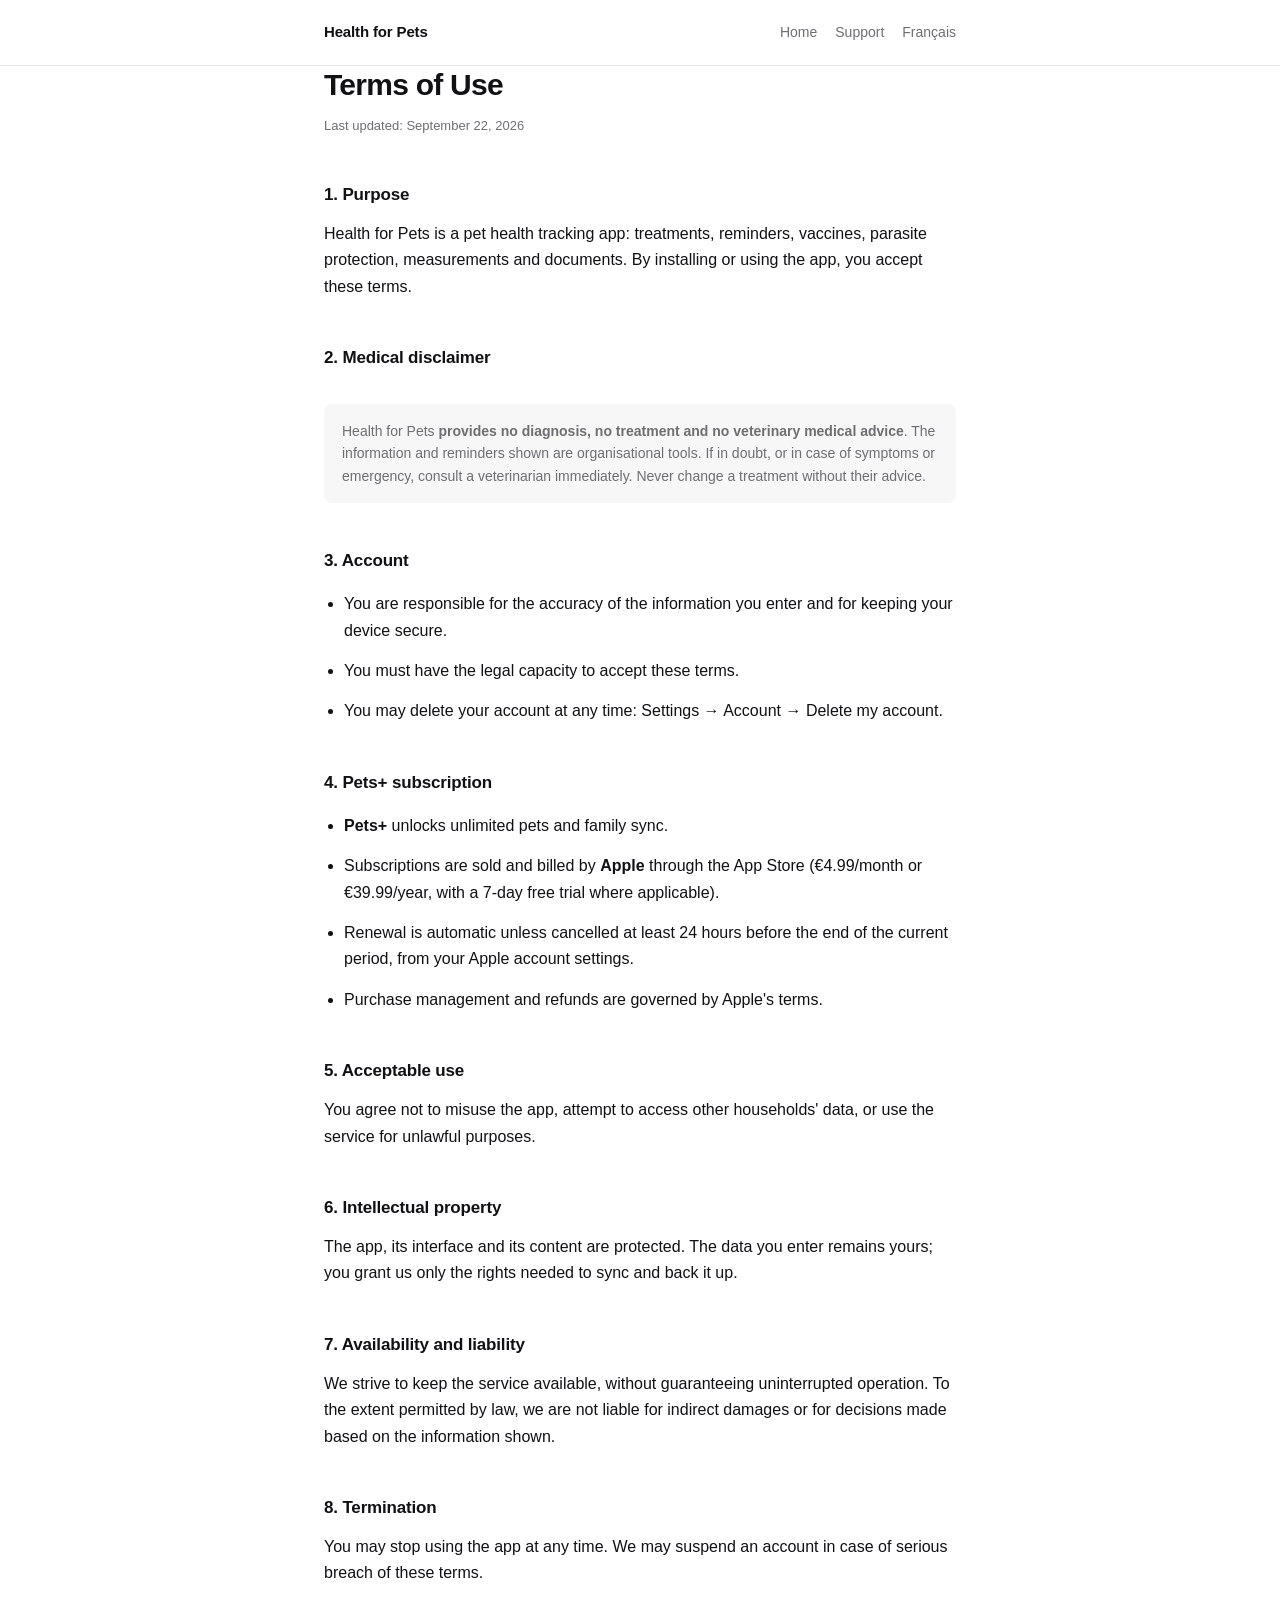
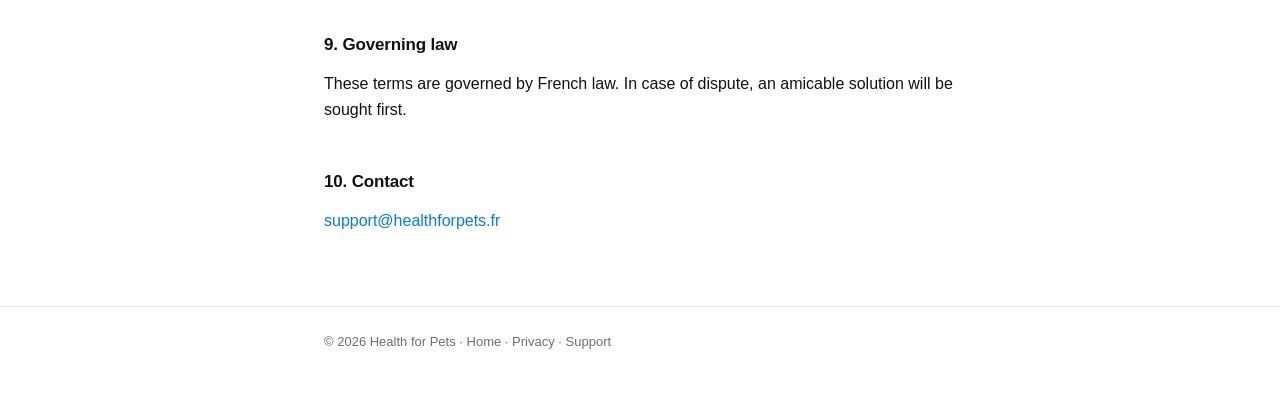
<file: en/terms.html>
<!DOCTYPE html>
<html lang="en">
<head>
  <meta charset="utf-8" />
  <meta name="viewport" content="width=device-width, initial-scale=1" />
  <meta name="theme-color" content="#ffffff" />
  <title>Terms of Use — Health for Pets</title>
  <link rel="stylesheet" href="../assets/style.css" />
</head>
<body>
  <header class="site">
    <div class="wrap">
      <span class="brand">Health for Pets</span>
      <nav>
        <a href="index.html">Home</a>
        <a href="support.html">Support</a>
        <a href="../conditions.html">Français</a>
      </nav>
    </div>
  </header>

  <main class="wrap">
    <h1>Terms of Use</h1>
    <p class="updated">Last updated: September 22, 2026</p>

    <h2>1. Purpose</h2>
    <p>
      Health for Pets is a pet health tracking app: treatments, reminders, vaccines, parasite
      protection, measurements and documents. By installing or using the app, you accept
      these terms.
    </p>

    <h2>2. Medical disclaimer</h2>
    <p class="note">
      Health for Pets <strong>provides no diagnosis, no treatment and no veterinary medical
      advice</strong>. The information and reminders shown are organisational tools. If in
      doubt, or in case of symptoms or emergency, consult a veterinarian immediately. Never
      change a treatment without their advice.
    </p>

    <h2>3. Account</h2>
    <ul>
      <li>You are responsible for the accuracy of the information you enter and for keeping your device secure.</li>
      <li>You must have the legal capacity to accept these terms.</li>
      <li>You may delete your account at any time: Settings → Account → Delete my account.</li>
    </ul>

    <h2>4. Pets+ subscription</h2>
    <ul>
      <li><strong>Pets+</strong> unlocks unlimited pets and family sync.</li>
      <li>Subscriptions are sold and billed by <strong>Apple</strong> through the App Store (€4.99/month or €39.99/year, with a 7-day free trial where applicable).</li>
      <li>Renewal is automatic unless cancelled at least 24 hours before the end of the current period, from your Apple account settings.</li>
      <li>Purchase management and refunds are governed by Apple's terms.</li>
    </ul>

    <h2>5. Acceptable use</h2>
    <p>
      You agree not to misuse the app, attempt to access other households' data, or use the
      service for unlawful purposes.
    </p>

    <h2>6. Intellectual property</h2>
    <p>
      The app, its interface and its content are protected. The data you enter remains yours;
      you grant us only the rights needed to sync and back it up.
    </p>

    <h2>7. Availability and liability</h2>
    <p>
      We strive to keep the service available, without guaranteeing uninterrupted operation.
      To the extent permitted by law, we are not liable for indirect damages or for decisions
      made based on the information shown.
    </p>

    <h2>8. Termination</h2>
    <p>
      You may stop using the app at any time. We may suspend an account in case of serious
      breach of these terms.
    </p>

    <h2>9. Governing law</h2>
    <p>
      These terms are governed by French law. In case of dispute, an amicable solution will be
      sought first.
    </p>

    <h2>10. Contact</h2>
    <p><a href="mailto:support@healthforpets.fr">support@healthforpets.fr</a></p>
  </main>

  <footer class="site">
    <div class="wrap">
      <p>
        © 2026 Health for Pets ·
        <a href="index.html">Home</a> ·
        <a href="privacy.html">Privacy</a> ·
        <a href="support.html">Support</a>
      </p>
    </div>
  </footer>
</body>
</html>
</file>
<file: assets/style.css>
/* Health for Pets — feuille de style commune (minimaliste, sans images) */
:root {
  --ink: #111114;
  --muted: #6e6e73;
  --line: #e6e6ea;
  --soft: #f7f7f8;
  --bg: #ffffff;
  --accent: #007aff;
}

* {
  box-sizing: border-box;
}

html {
  -webkit-text-size-adjust: 100%;
}

body {
  margin: 0;
  background: var(--bg);
  color: var(--ink);
  font-family: -apple-system, BlinkMacSystemFont, "Segoe UI", Roboto, Helvetica, Arial, sans-serif;
  font-size: 16px;
  line-height: 1.65;
  -webkit-font-smoothing: antialiased;
}

a {
  color: var(--accent);
  text-decoration: none;
}

a:hover {
  text-decoration: underline;
}

.wrap {
  max-width: 680px;
  margin: 0 auto;
  padding: 0 24px;
}

/* En-tête */
header.site {
  border-bottom: 1px solid var(--line);
}

header.site .wrap {
  display: flex;
  align-items: baseline;
  gap: 20px;
  padding-top: 20px;
  padding-bottom: 20px;
}

header.site .brand {
  font-size: 15px;
  font-weight: 600;
  letter-spacing: -0.01em;
  white-space: nowrap;
}

header.site nav {
  margin-left: auto;
  display: flex;
  flex-wrap: wrap;
  justify-content: flex-end;
  gap: 8px 18px;
  font-size: 14px;
}

header.site nav a {
  color: var(--muted);
}

header.site nav a:hover {
  color: var(--ink);
  text-decoration: none;
}

/* Contenu */
main {
  padding: 56px 0 40px;
}

h1 {
  font-size: 30px;
  font-weight: 600;
  line-height: 1.25;
  letter-spacing: -0.025em;
  margin: 0 0 12px;
}

h2 {
  font-size: 17px;
  font-weight: 600;
  letter-spacing: -0.01em;
  margin: 44px 0 12px;
}

h3 {
  font-size: 15px;
  font-weight: 600;
  margin: 0 0 4px;
}

p,
li {
  margin: 0 0 14px;
}

p:last-child {
  margin-bottom: 0;
}

ul {
  padding-left: 20px;
}

.lead {
  font-size: 17px;
  line-height: 1.6;
  color: var(--muted);
  margin-bottom: 28px;
}

.updated {
  font-size: 13px;
  color: var(--muted);
  margin-bottom: 24px;
}

/* Boutons */
.button {
  display: inline-block;
  background: var(--ink);
  color: #fff;
  padding: 10px 18px;
  border-radius: 8px;
  font-size: 14px;
  font-weight: 500;
  line-height: 1.2;
}

.button:hover {
  background: #000;
  text-decoration: none;
}

.button.secondary {
  background: transparent;
  color: var(--ink);
  border: 1px solid var(--line);
}

.button.secondary:hover {
  border-color: var(--ink);
}

.actions {
  display: flex;
  flex-wrap: wrap;
  gap: 10px;
  margin: 0 0 40px;
}

/* Liste de fonctionnalités */
.features {
  list-style: none;
  padding: 0;
  margin: 0;
  display: grid;
  grid-template-columns: repeat(auto-fit, minmax(260px, 1fr));
  gap: 0 32px;
}

.features li {
  padding: 18px 0;
  border-top: 1px solid var(--line);
  margin: 0;
}

.features p {
  font-size: 15px;
  color: var(--muted);
  margin: 0;
}

/* Questions fréquentes */
.qa {
  padding: 18px 0;
  border-top: 1px solid var(--line);
}

.qa p {
  margin: 0;
}

/* Encadré */
.note {
  margin: 32px 0 0;
  padding: 16px 18px;
  background: var(--soft);
  border-radius: 8px;
  font-size: 14px;
  line-height: 1.6;
  color: var(--muted);
}

/* Tableaux */
.scroll {
  overflow-x: auto;
  margin: 16px 0 24px;
}

table {
  width: 100%;
  min-width: 520px;
  border-collapse: collapse;
  font-size: 14px;
}

th {
  text-align: left;
  font-size: 12px;
  font-weight: 600;
  text-transform: uppercase;
  letter-spacing: 0.06em;
  color: var(--muted);
  padding: 0 16px 8px 0;
  border-bottom: 1px solid var(--ink);
  vertical-align: bottom;
}

td {
  padding: 12px 16px 12px 0;
  border-bottom: 1px solid var(--line);
  vertical-align: top;
}

/* Pied de page */
footer.site {
  margin-top: 72px;
  border-top: 1px solid var(--line);
  padding: 24px 0 48px;
  font-size: 13px;
  color: var(--muted);
}

footer.site p {
  margin: 0;
}

footer.site a {
  color: var(--muted);
}

footer.site a:hover {
  color: var(--ink);
}

@media (max-width: 480px) {
  main {
    padding-top: 40px;
  }

  h1 {
    font-size: 26px;
  }

  header.site .wrap {
    align-items: center;
  }
}
</file>
